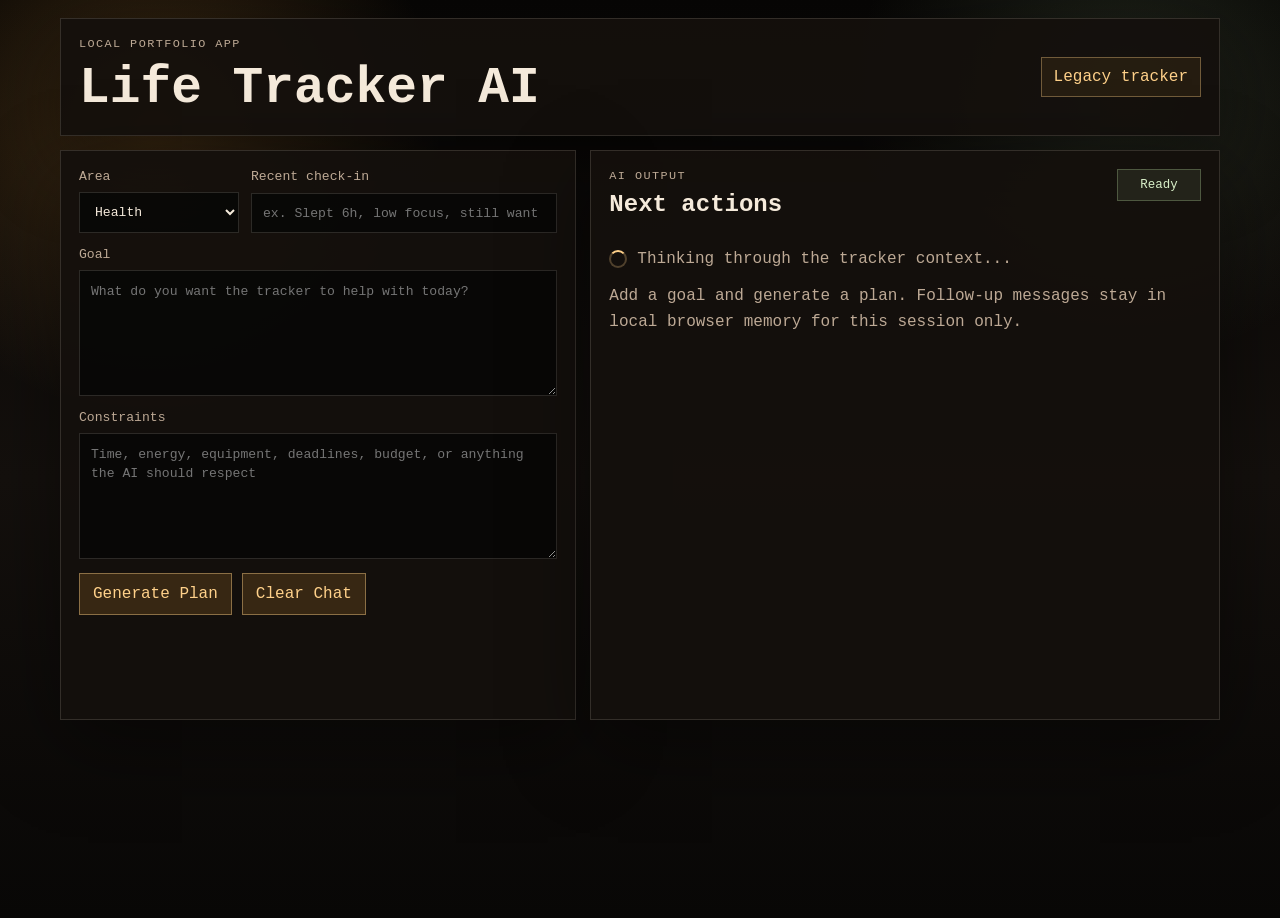
<file: index.html>
<!doctype html>
<html lang="en">
  <head>
    <meta charset="UTF-8" />
    <meta name="viewport" content="width=device-width, initial-scale=1.0" />
    <title>Life Tracker AI</title>
    <link rel="stylesheet" href="./styles.css" />
    <script src="./app.js" defer></script>
  </head>
  <body>
    <main class="shell">
      <header class="topbar">
        <div>
          <p class="kicker">Local Portfolio App</p>
          <h1>Life Tracker AI</h1>
        </div>
        <a href="./legacy/terminal-life-tracker-dashboard.html">Legacy tracker</a>
      </header>

      <section class="workspace" aria-label="Life Tracker AI workspace">
        <form id="plannerForm" class="panel planner-panel">
          <div class="field-row">
            <label>
              Area
              <select name="area" required>
                <option>Health</option>
                <option>Work</option>
                <option>Mind</option>
                <option>Life</option>
              </select>
            </label>
            <label>
              Recent check-in
              <input name="checkin" maxlength="700" placeholder="ex. Slept 6h, low focus, still want a gym win" />
            </label>
          </div>

          <label>
            Goal
            <textarea name="goal" required minlength="8" maxlength="900" placeholder="What do you want the tracker to help with today?"></textarea>
          </label>

          <label>
            Constraints
            <textarea name="constraints" maxlength="700" placeholder="Time, energy, equipment, deadlines, budget, or anything the AI should respect"></textarea>
          </label>

          <div class="controls">
            <button id="submitButton" type="submit">Generate Plan</button>
            <button id="clearButton" type="button">Clear Chat</button>
          </div>
          <p id="formError" class="error" role="alert"></p>
        </form>

        <section class="panel output-panel" aria-live="polite">
          <div class="output-head">
            <div>
              <p class="kicker">AI Output</p>
              <h2>Next actions</h2>
            </div>
            <div id="qualityBadge" class="quality">Ready</div>
          </div>

          <div id="loading" class="loading" hidden>
            <span></span>
            <p>Thinking through the tracker context...</p>
          </div>

          <div id="output" class="output empty">
            Add a goal and generate a plan. Follow-up messages stay in local browser memory for this session only.
          </div>
        </section>
      </section>
    </main>
  </body>
</html>
</file>
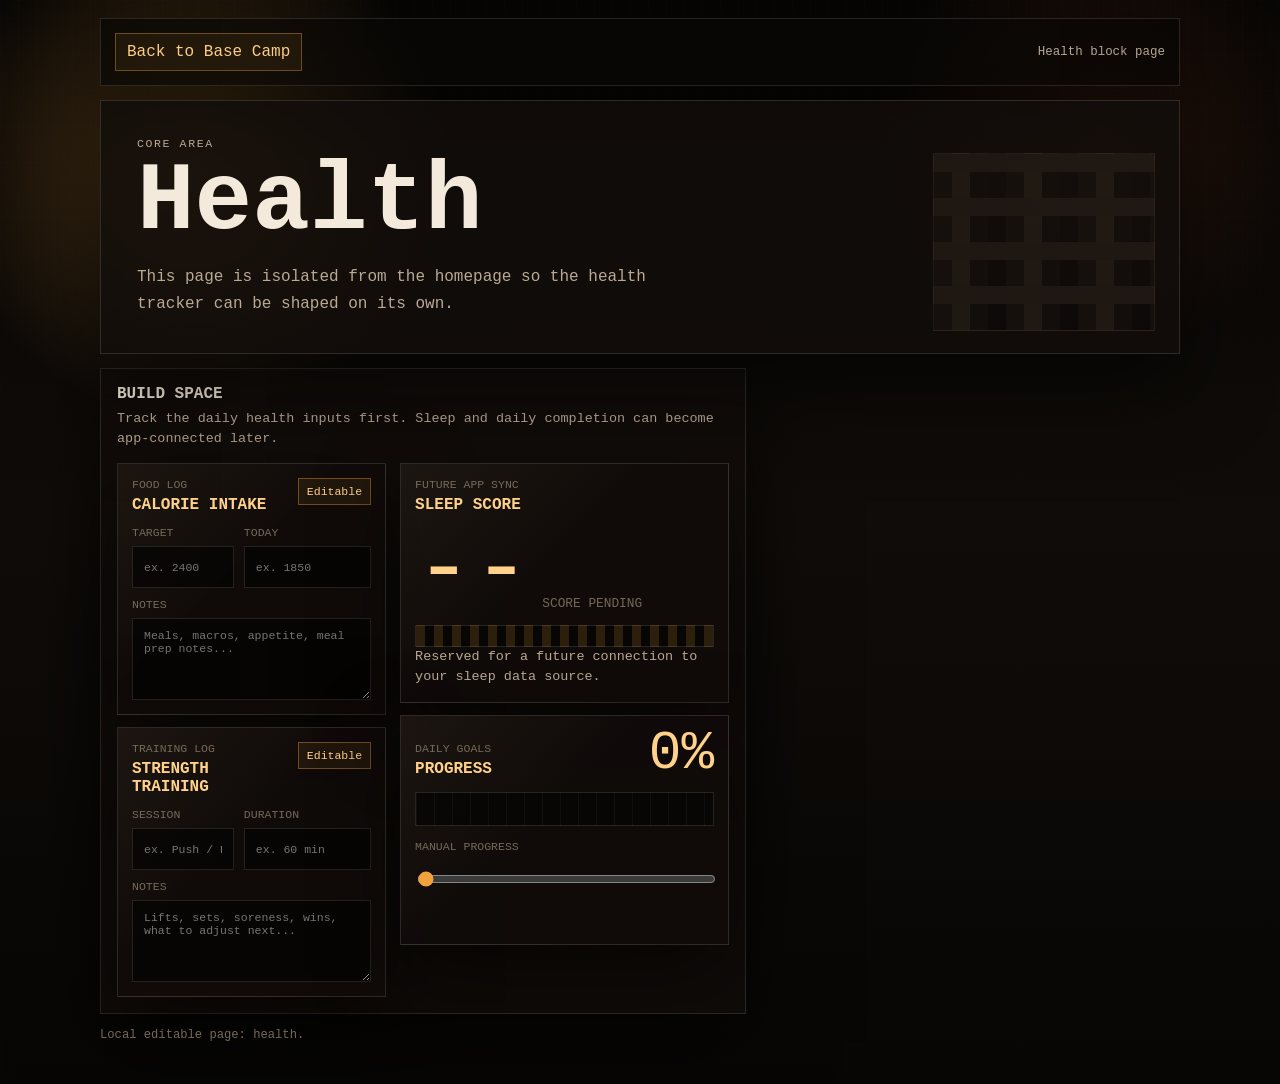
<file: life-tracker-health.html>
<!doctype html>
<html lang="en">
  <head>
    <meta charset="UTF-8" />
    <meta name="viewport" content="width=device-width, initial-scale=1.0" />
    <title>Health | Life Tracker</title>
    <link rel="stylesheet" href="./life-tracker-area.css" />
  </head>
  <body>
    <main class="shell">
      <header class="topbar">
        <a class="back-link" href="./terminal-life-tracker-dashboard.html">Back to Base Camp</a>
        <span>Health block page</span>
      </header>

      <section class="page-hero">
        <p class="kicker">Core Area</p>
        <h1>Health</h1>
        <p>This page is isolated from the homepage so the health tracker can be shaped on its own.</p>
      </section>

      <section class="layout">
        <article class="panel">
          <h2>Build Space</h2>
          <p>Track the daily health inputs first. Sleep and daily completion can become app-connected later.</p>

          <div class="health-grid">
            <div class="health-stack">
              <section class="editable-card" aria-labelledby="calorieTitle">
                <div class="card-head">
                  <div>
                    <span>Food Log</span>
                    <h3 id="calorieTitle">Calorie Intake</h3>
                  </div>
                  <div class="pixel-chip">Editable</div>
                </div>

                <div class="tracker-fields">
                  <label>
                    Target
                    <input type="number" min="0" placeholder="ex. 2400" aria-label="Calorie target" />
                  </label>
                  <label>
                    Today
                    <input type="number" min="0" placeholder="ex. 1850" aria-label="Calories consumed today" />
                  </label>
                </div>

                <div class="tracker-notes">
                  <label>
                    Notes
                    <textarea placeholder="Meals, macros, appetite, meal prep notes..."></textarea>
                  </label>
                </div>
              </section>

              <section class="editable-card" aria-labelledby="strengthTitle">
                <div class="card-head">
                  <div>
                    <span>Training Log</span>
                    <h3 id="strengthTitle">Strength Training</h3>
                  </div>
                  <div class="pixel-chip">Editable</div>
                </div>

                <div class="tracker-fields">
                  <label>
                    Session
                    <input type="text" placeholder="ex. Push / Pull / Legs" aria-label="Strength training session" />
                  </label>
                  <label>
                    Duration
                    <input type="text" placeholder="ex. 60 min" aria-label="Strength training duration" />
                  </label>
                </div>

                <div class="tracker-notes">
                  <label>
                    Notes
                    <textarea placeholder="Lifts, sets, soreness, wins, what to adjust next..."></textarea>
                  </label>
                </div>
              </section>
            </div>

            <div class="health-side">
              <section class="sleep-score-card" aria-labelledby="sleepTitle">
                <span class="sleep-label">Future App Sync</span>
                <h3 id="sleepTitle">Sleep Score</h3>
                <div class="sleep-display">
                  <div class="sleep-number">--</div>
                  <div class="sleep-unit">score pending</div>
                </div>
                <div class="sleep-meter" aria-label="Sleep score meter">
                  <div class="sleep-meter-fill"></div>
                </div>
                <p>Reserved for a future connection to your sleep data source.</p>
              </section>

              <section class="progress-card" aria-labelledby="dailyProgressTitle">
                <div class="progress-top">
                  <div>
                    <span class="progress-label">Daily Goals</span>
                    <h3 id="dailyProgressTitle">Progress</h3>
                  </div>
                  <div class="progress-percent" id="dailyProgressValue">0%</div>
                </div>
                <div class="pixel-progress" aria-label="Daily goal progress">
                  <div class="pixel-progress-fill" id="dailyProgressFill"></div>
                </div>
                <div class="progress-control">
                  <label>
                    Manual Progress
                    <input id="dailyProgressInput" type="range" min="0" max="100" value="0" />
                  </label>
                </div>
              </section>
            </div>
          </div>
        </article>
      </section>

      <p class="note">Local editable page: health.</p>
    </main>
    <script>
      const progressInput = document.querySelector("#dailyProgressInput");
      const progressFill = document.querySelector("#dailyProgressFill");
      const progressValue = document.querySelector("#dailyProgressValue");

      function updateProgress() {
        const value = progressInput.value;
        progressFill.style.width = `${value}%`;
        progressValue.textContent = `${value}%`;
      }

      progressInput.addEventListener("input", updateProgress);
      updateProgress();
    </script>
  </body>
</html>
</file>
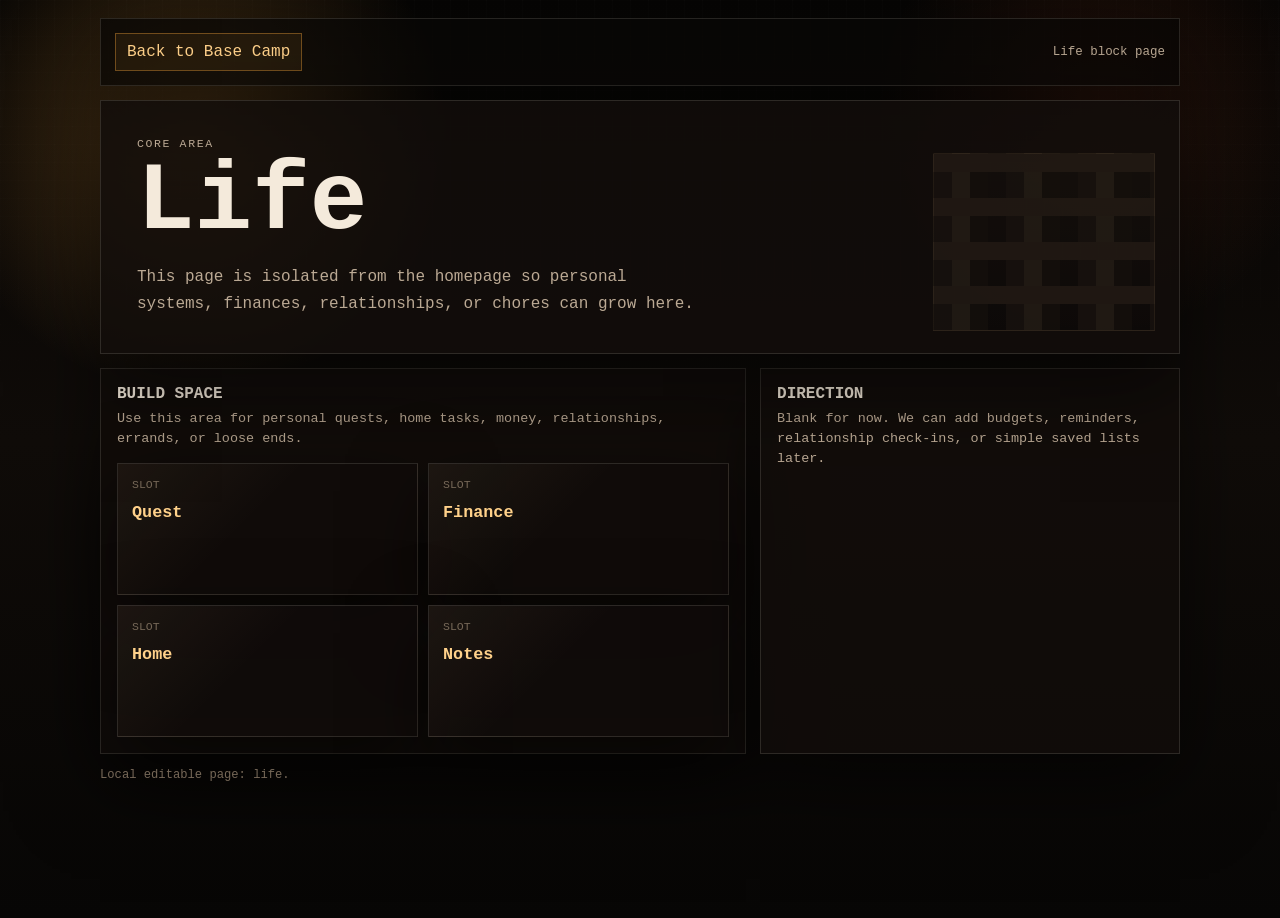
<file: life-tracker-life.html>
<!doctype html>
<html lang="en">
  <head>
    <meta charset="UTF-8" />
    <meta name="viewport" content="width=device-width, initial-scale=1.0" />
    <title>Life | Life Tracker</title>
    <link rel="stylesheet" href="./life-tracker-area.css" />
  </head>
  <body>
    <main class="shell">
      <header class="topbar">
        <a class="back-link" href="./terminal-life-tracker-dashboard.html">Back to Base Camp</a>
        <span>Life block page</span>
      </header>

      <section class="page-hero">
        <p class="kicker">Core Area</p>
        <h1>Life</h1>
        <p>This page is isolated from the homepage so personal systems, finances, relationships, or chores can grow here.</p>
      </section>

      <section class="layout">
        <article class="panel">
          <h2>Build Space</h2>
          <p>Use this area for personal quests, home tasks, money, relationships, errands, or loose ends.</p>
          <div class="empty-grid">
            <div class="empty-cell"><span>Slot</span><strong>Quest</strong></div>
            <div class="empty-cell"><span>Slot</span><strong>Finance</strong></div>
            <div class="empty-cell"><span>Slot</span><strong>Home</strong></div>
            <div class="empty-cell"><span>Slot</span><strong>Notes</strong></div>
          </div>
        </article>

        <aside class="panel">
          <h2>Direction</h2>
          <p>Blank for now. We can add budgets, reminders, relationship check-ins, or simple saved lists later.</p>
        </aside>
      </section>

      <p class="note">Local editable page: life.</p>
    </main>
  </body>
</html>
</file>
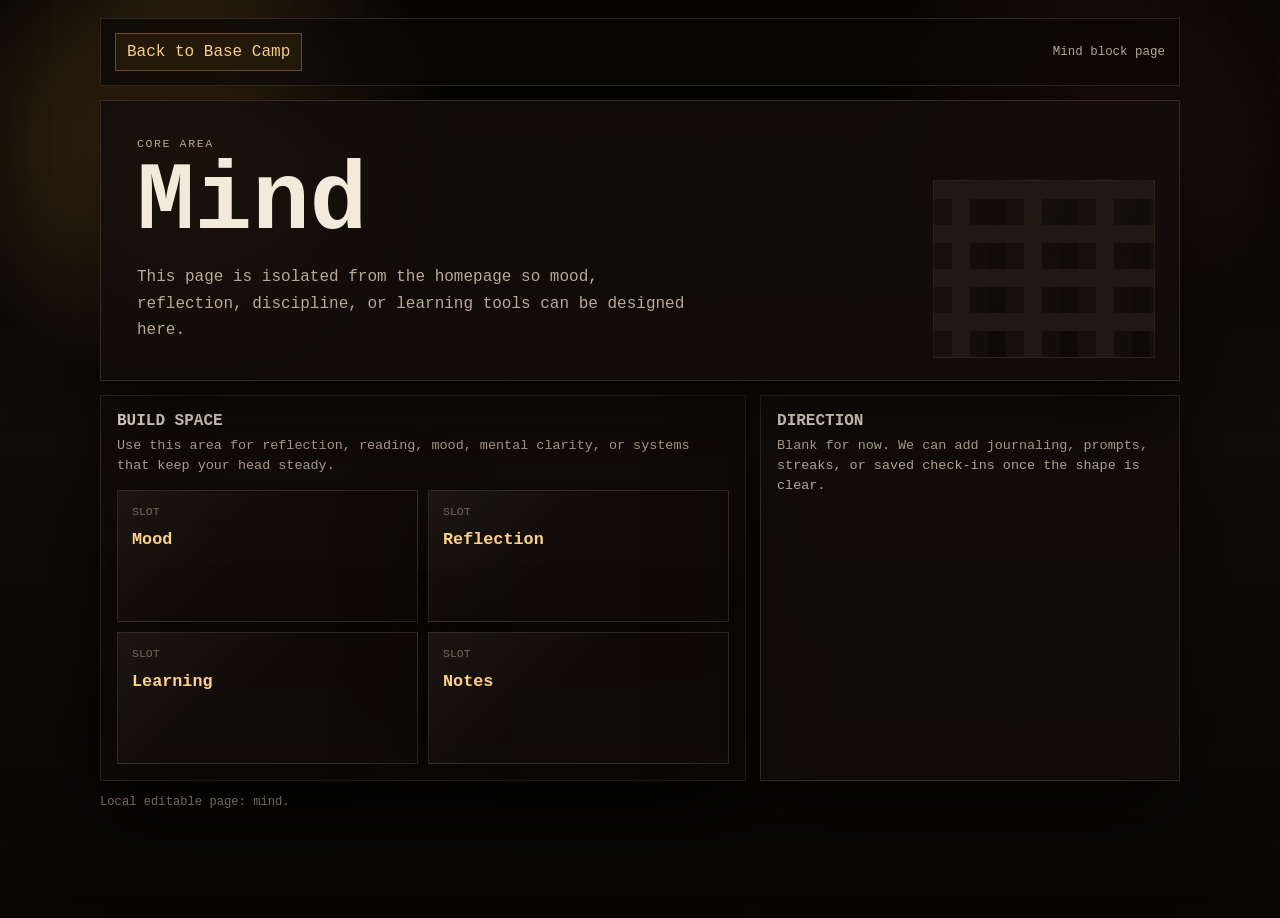
<file: life-tracker-mind.html>
<!doctype html>
<html lang="en">
  <head>
    <meta charset="UTF-8" />
    <meta name="viewport" content="width=device-width, initial-scale=1.0" />
    <title>Mind | Life Tracker</title>
    <link rel="stylesheet" href="./life-tracker-area.css" />
  </head>
  <body>
    <main class="shell">
      <header class="topbar">
        <a class="back-link" href="./terminal-life-tracker-dashboard.html">Back to Base Camp</a>
        <span>Mind block page</span>
      </header>

      <section class="page-hero">
        <p class="kicker">Core Area</p>
        <h1>Mind</h1>
        <p>This page is isolated from the homepage so mood, reflection, discipline, or learning tools can be designed here.</p>
      </section>

      <section class="layout">
        <article class="panel">
          <h2>Build Space</h2>
          <p>Use this area for reflection, reading, mood, mental clarity, or systems that keep your head steady.</p>
          <div class="empty-grid">
            <div class="empty-cell"><span>Slot</span><strong>Mood</strong></div>
            <div class="empty-cell"><span>Slot</span><strong>Reflection</strong></div>
            <div class="empty-cell"><span>Slot</span><strong>Learning</strong></div>
            <div class="empty-cell"><span>Slot</span><strong>Notes</strong></div>
          </div>
        </article>

        <aside class="panel">
          <h2>Direction</h2>
          <p>Blank for now. We can add journaling, prompts, streaks, or saved check-ins once the shape is clear.</p>
        </aside>
      </section>

      <p class="note">Local editable page: mind.</p>
    </main>
  </body>
</html>
</file>
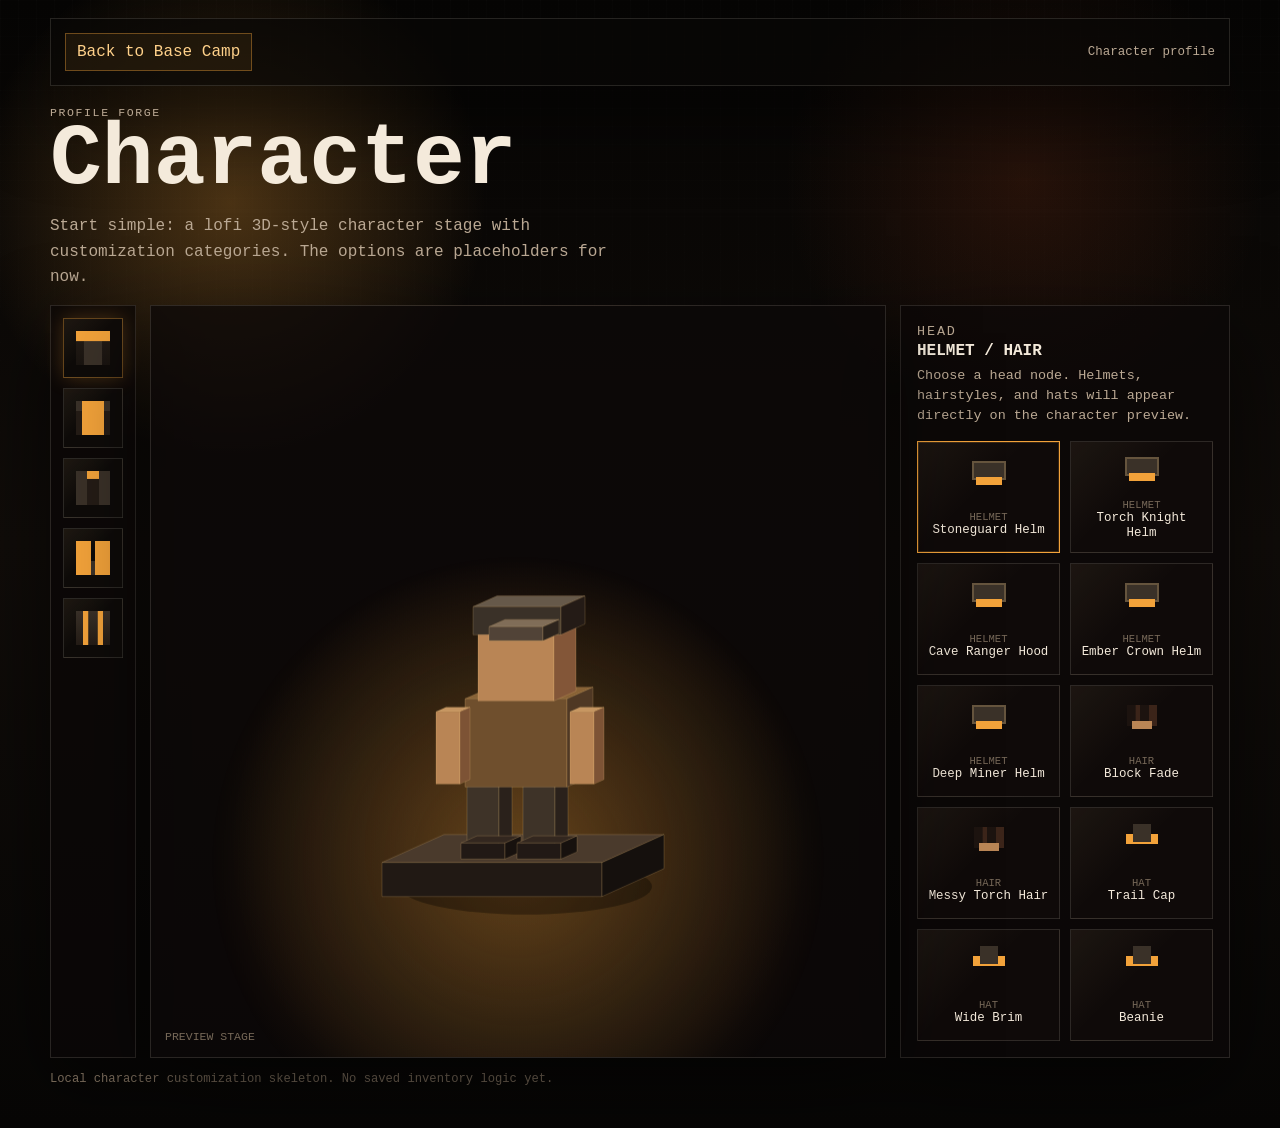
<file: life-tracker-profile.html>
<!doctype html>
<html lang="en">
  <head>
    <meta charset="UTF-8" />
    <meta name="viewport" content="width=device-width, initial-scale=1.0" />
    <title>Character | Life Tracker</title>
    <style>
      :root {
        color-scheme: dark;
        --cave-900: #080706;
        --cave-800: #100d0b;
        --cave-700: #191410;
        --cave-600: #241c16;
        --stone: #3a3128;
        --torch: #f2a23a;
        --torch-bright: #ffd18a;
        --ember: #d95625;
        --text: #f4eadb;
        --muted: #bba994;
        --dim: #766858;
        --line: rgba(244, 234, 219, 0.13);
        --line-strong: rgba(242, 162, 58, 0.38);
        --panel: rgba(18, 14, 11, 0.84);
        --shadow: 0 28px 80px rgba(0, 0, 0, 0.56);
        font-family:
          "Courier New", ui-monospace, SFMono-Regular, Menlo, Monaco, Consolas,
          monospace;
      }

      * {
        box-sizing: border-box;
      }

      body {
        min-height: 100vh;
        margin: 0;
        color: var(--text);
        background:
          radial-gradient(circle at 18% 18%, rgba(242, 162, 58, 0.28), transparent 16rem),
          radial-gradient(circle at 80% 16%, rgba(217, 86, 37, 0.14), transparent 15rem),
          linear-gradient(180deg, #060504 0%, #100c09 48%, #070605 100%);
        overflow-x: hidden;
      }

      body::before {
        content: "";
        position: fixed;
        inset: 0;
        pointer-events: none;
        background:
          linear-gradient(90deg, rgba(255, 255, 255, 0.025) 1px, transparent 1px),
          linear-gradient(rgba(255, 255, 255, 0.018) 1px, transparent 1px);
        background-size: 18px 18px;
        opacity: 0.58;
        mask-image: linear-gradient(to bottom, black, transparent 82%);
      }

      button {
        font: inherit;
      }

      .shell {
        position: relative;
        z-index: 1;
        width: min(1180px, calc(100vw - 28px));
        margin: 18px auto 42px;
      }

      .topbar,
      .stage-panel,
      .customizer,
      .option-drawer {
        border: 1px solid var(--line);
        background: var(--panel);
        box-shadow: var(--shadow);
      }

      .topbar {
        display: flex;
        align-items: center;
        justify-content: space-between;
        gap: 14px;
        padding: 14px;
        background: rgba(9, 7, 6, 0.72);
      }

      .back-link {
        color: var(--torch-bright);
        text-decoration: none;
        border: 1px solid var(--line-strong);
        padding: 9px 11px;
        background: rgba(242, 162, 58, 0.08);
      }

      .topbar span {
        color: var(--muted);
        font-size: 0.78rem;
      }

      .page-head {
        margin: 18px 0 14px;
      }

      .kicker {
        margin: 0 0 8px;
        color: var(--muted);
        font-size: 0.72rem;
        letter-spacing: 0.14em;
        text-transform: uppercase;
      }

      h1 {
        margin: 0;
        font-size: clamp(2.3rem, 7vw, 5.4rem);
        line-height: 0.9;
        letter-spacing: 0;
      }

      .page-head p {
        max-width: 62ch;
        margin: 14px 0 0;
        color: var(--muted);
        line-height: 1.6;
      }

      .character-layout {
        display: grid;
        grid-template-columns: 86px minmax(0, 1fr) minmax(260px, 330px);
        gap: 14px;
      }

      .customizer {
        display: grid;
        gap: 10px;
        align-content: start;
        padding: 12px;
        background: rgba(12, 9, 8, 0.76);
      }

      .icon-button {
        display: grid;
        place-items: center;
        width: 60px;
        height: 60px;
        border: 1px solid var(--line);
        background:
          linear-gradient(135deg, rgba(255, 209, 138, 0.07), transparent 46%),
          rgba(16, 12, 10, 0.86);
        color: var(--torch-bright);
        cursor: pointer;
      }

      .icon-button:hover,
      .icon-button:focus,
      .icon-button.active {
        border-color: var(--line-strong);
        outline: none;
        box-shadow: 0 0 20px rgba(242, 162, 58, 0.24);
      }

      .gear-icon {
        width: 34px;
        height: 34px;
        image-rendering: pixelated;
      }

      .icon-head {
        background:
          linear-gradient(var(--torch) 0 30%, transparent 31%),
          linear-gradient(90deg, transparent 0 22%, var(--stone) 23% 77%, transparent 78%),
          linear-gradient(var(--cave-600), var(--cave-700));
      }

      .icon-body {
        background:
          linear-gradient(90deg, transparent 0 18%, var(--torch) 19% 81%, transparent 82%),
          linear-gradient(var(--stone) 0 28%, var(--cave-600) 29%);
      }

      .icon-legs {
        background:
          linear-gradient(90deg, var(--stone) 0 32%, transparent 33% 67%, var(--stone) 68%),
          linear-gradient(var(--torch) 0 22%, var(--cave-600) 23%);
      }

      .icon-feet {
        background:
          linear-gradient(90deg, var(--torch) 0 44%, transparent 45% 55%, var(--torch) 56%),
          linear-gradient(transparent 0 58%, var(--stone) 59%);
      }

      .icon-accessory {
        background:
          linear-gradient(90deg, transparent 0 20%, var(--torch) 21% 36%, transparent 37% 63%, var(--torch) 64% 79%, transparent 80%),
          linear-gradient(var(--stone), var(--cave-600));
      }

      .stage-panel {
        position: relative;
        min-height: 620px;
        background:
          radial-gradient(circle at 50% 72%, rgba(242, 162, 58, 0.18), transparent 18rem),
          rgba(12, 9, 8, 0.76);
        overflow: hidden;
      }

      #characterCanvas {
        display: block;
        width: 100%;
        height: 100%;
        min-height: 620px;
      }

      .stage-label {
        position: absolute;
        left: 14px;
        bottom: 14px;
        color: var(--dim);
        font-size: 0.72rem;
        text-transform: uppercase;
      }

      .option-drawer {
        padding: 16px;
        background: rgba(12, 9, 8, 0.76);
      }

      .option-drawer h2 {
        margin: 0 0 6px;
        font-size: 1rem;
        text-transform: uppercase;
      }

      .option-drawer p {
        margin: 0;
        color: var(--muted);
        line-height: 1.5;
        font-size: 0.84rem;
      }

      .option-grid {
        display: grid;
        grid-template-columns: 1fr;
        gap: 10px;
        margin-top: 14px;
      }

      .option-grid.head-options {
        grid-template-columns: repeat(2, minmax(0, 1fr));
      }

      .option-button {
        min-height: 54px;
        border: 1px solid var(--line);
        background:
          linear-gradient(135deg, rgba(255, 209, 138, 0.06), transparent 44%),
          rgba(16, 12, 10, 0.82);
        color: var(--text);
        text-align: left;
        padding: 12px;
        cursor: pointer;
      }

      .option-node {
        display: grid;
        gap: 9px;
        place-items: center;
        min-height: 112px;
        text-align: center;
        padding: 10px 8px;
      }

      .node-preview {
        position: relative;
        width: 44px;
        height: 38px;
        image-rendering: pixelated;
      }

      .node-preview::before,
      .node-preview::after {
        content: "";
        position: absolute;
      }

      .node-helmet::before {
        inset: 5px 5px 14px;
        background: var(--stone);
        border: 2px solid rgba(255, 209, 138, 0.22);
      }

      .node-helmet::after {
        left: 9px;
        right: 9px;
        bottom: 9px;
        height: 8px;
        background: var(--torch);
      }

      .node-hair::before {
        inset: 5px 7px 12px;
        background:
          linear-gradient(90deg, #1c130f 0 28%, transparent 29% 44%, #1c130f 45% 72%, transparent 73%),
          #3b2419;
      }

      .node-hair::after {
        left: 12px;
        right: 12px;
        bottom: 9px;
        height: 8px;
        background: #b98555;
      }

      .node-hat::before {
        left: 6px;
        right: 6px;
        top: 12px;
        height: 10px;
        background: var(--torch);
      }

      .node-hat::after {
        left: 13px;
        right: 13px;
        top: 2px;
        height: 18px;
        background: var(--stone);
      }

      .node-kind {
        display: block;
        color: var(--dim);
        font-size: 0.66rem;
        text-transform: uppercase;
      }

      .node-name {
        display: block;
        color: var(--text);
        font-size: 0.78rem;
        line-height: 1.2;
      }

      .option-button:hover,
      .option-button:focus {
        border-color: var(--line-strong);
        outline: none;
      }

      .option-button.active {
        border-color: var(--torch);
        color: var(--torch-bright);
        box-shadow: inset 0 0 0 1px rgba(242, 162, 58, 0.18);
      }

      .note {
        margin-top: 14px;
        color: var(--dim);
        font-size: 0.76rem;
      }

      @media (max-width: 900px) {
        .character-layout {
          grid-template-columns: 1fr;
        }

        .customizer {
          grid-template-columns: repeat(5, minmax(0, 1fr));
        }

        .icon-button {
          width: 100%;
        }

        .option-grid.head-options {
          grid-template-columns: repeat(2, minmax(0, 1fr));
        }
      }

      @media (max-width: 520px) {
        .option-grid.head-options {
          grid-template-columns: 1fr;
        }
      }
    </style>
  </head>
  <body>
    <main class="shell">
      <header class="topbar">
        <a class="back-link" href="./terminal-life-tracker-dashboard.html">Back to Base Camp</a>
        <span>Character profile</span>
      </header>

      <section class="page-head">
        <p class="kicker">Profile Forge</p>
        <h1>Character</h1>
        <p>Start simple: a lofi 3D-style character stage with customization categories. The options are placeholders for now.</p>
      </section>

      <section class="character-layout" aria-label="Character customization workspace">
        <nav class="customizer" aria-label="Customization categories">
          <button class="icon-button active" type="button" data-category="head" aria-label="Helmet, hat, or hair">
            <span class="gear-icon icon-head" aria-hidden="true"></span>
          </button>
          <button class="icon-button" type="button" data-category="body" aria-label="Shirt and body">
            <span class="gear-icon icon-body" aria-hidden="true"></span>
          </button>
          <button class="icon-button" type="button" data-category="legs" aria-label="Pants and legs">
            <span class="gear-icon icon-legs" aria-hidden="true"></span>
          </button>
          <button class="icon-button" type="button" data-category="feet" aria-label="Shoes and feet">
            <span class="gear-icon icon-feet" aria-hidden="true"></span>
          </button>
          <button class="icon-button" type="button" data-category="accessories" aria-label="Accessories">
            <span class="gear-icon icon-accessory" aria-hidden="true"></span>
          </button>
        </nav>

        <article class="stage-panel" aria-label="Animated character preview">
          <canvas id="characterCanvas"></canvas>
          <span class="stage-label">Preview stage</span>
        </article>

        <aside class="option-drawer" aria-live="polite">
          <p class="kicker" id="drawerKicker">Head</p>
          <h2 id="drawerTitle">Helmet / Hair</h2>
          <p id="drawerCopy">Choose a placeholder head style. We can replace these with real unlocks later.</p>
          <div class="option-grid" id="optionGrid"></div>
        </aside>
      </section>

      <p class="note">Local character customization skeleton. No saved inventory logic yet.</p>
    </main>

    <script>
      const canvas = document.querySelector("#characterCanvas");
      const ctx = canvas.getContext("2d");
      const categoryButtons = Array.from(document.querySelectorAll(".icon-button"));
      const optionGrid = document.querySelector("#optionGrid");
      const drawerKicker = document.querySelector("#drawerKicker");
      const drawerTitle = document.querySelector("#drawerTitle");
      const drawerCopy = document.querySelector("#drawerCopy");

      const categories = {
        head: {
          kicker: "Head",
          title: "Helmet / Hair",
          copy: "Choose a head node. Helmets, hairstyles, and hats will appear directly on the character preview.",
          options: [
            { name: "Stoneguard Helm", kind: "Helmet", style: "helmet" },
            { name: "Torch Knight Helm", kind: "Helmet", style: "helmet" },
            { name: "Cave Ranger Hood", kind: "Helmet", style: "helmet" },
            { name: "Ember Crown Helm", kind: "Helmet", style: "helmet" },
            { name: "Deep Miner Helm", kind: "Helmet", style: "helmet" },
            { name: "Block Fade", kind: "Hair", style: "hair" },
            { name: "Messy Torch Hair", kind: "Hair", style: "hair" },
            { name: "Trail Cap", kind: "Hat", style: "hat" },
            { name: "Wide Brim", kind: "Hat", style: "hat" },
            { name: "Beanie", kind: "Hat", style: "hat" },
          ],
        },
        body: {
          kicker: "Body",
          title: "Shirt / Armor",
          copy: "Choose the base body layer for your character.",
          options: ["Plain Tunic", "Training Shirt", "Explorer Vest", "Stone Plate"],
        },
        legs: {
          kicker: "Legs",
          title: "Pants / Legs",
          copy: "Choose the lower-body layer.",
          options: ["Plain Pants", "Trail Pants", "Training Shorts", "Armored Greaves"],
        },
        feet: {
          kicker: "Feet",
          title: "Shoes / Boots",
          copy: "Choose the foot layer.",
          options: ["Barefoot", "Soft Boots", "Trail Boots", "Iron Boots"],
        },
        accessories: {
          kicker: "Gear",
          title: "Accessories",
          copy: "Choose a starter accessory slot.",
          options: ["None", "Torch Pack", "Satchel", "Shoulder Guard"],
        },
      };

      let activeCategory = "head";
      let activeOptions = {
        head: "Stoneguard Helm",
        body: "Plain Tunic",
        legs: "Plain Pants",
        feet: "Soft Boots",
        accessories: "None",
      };

      const palette = {
        skin: "#b98555",
        hair: "#2b2119",
        torch: "#f2a23a",
        bright: "#ffd18a",
        ember: "#d95625",
        shirt: "#6f4f2d",
        pants: "#3e3328",
        boots: "#211915",
        stone: "#3a3128",
        darkStone: "#241b16",
        leather: "#7a4c2b",
      };

      function resizeCanvas() {
        const rect = canvas.getBoundingClientRect();
        const dpr = Math.min(window.devicePixelRatio || 1, 2);
        canvas.width = Math.floor(rect.width * dpr);
        canvas.height = Math.floor(rect.height * dpr);
        ctx.setTransform(dpr, 0, 0, dpr, 0, 0);
      }

      function drawIsoBox(x, y, width, height, depth, colors) {
        const top = [
          [x, y],
          [x + depth, y - depth * 0.45],
          [x + width + depth, y - depth * 0.45],
          [x + width, y],
        ];
        const left = [
          [x, y],
          [x + width, y],
          [x + width, y + height],
          [x, y + height],
        ];
        const right = [
          [x + width, y],
          [x + width + depth, y - depth * 0.45],
          [x + width + depth, y + height - depth * 0.45],
          [x + width, y + height],
        ];

        polygon(top, colors.top);
        polygon(left, colors.front);
        polygon(right, colors.side);
      }

      function polygon(points, color) {
        ctx.beginPath();
        ctx.moveTo(points[0][0], points[0][1]);
        for (const point of points.slice(1)) {
          ctx.lineTo(point[0], point[1]);
        }
        ctx.closePath();
        ctx.fillStyle = color;
        ctx.fill();
        ctx.strokeStyle = "rgba(255, 209, 138, 0.18)";
        ctx.lineWidth = 1;
        ctx.stroke();
      }

      function drawHeadGear(x, y) {
        const choice = activeOptions.head;

        if (choice === "Stoneguard Helm") {
          drawIsoBox(x - 2, y - 22, 88, 28, 24, {
            top: "#66594a",
            front: palette.stone,
            side: palette.darkStone,
          });
          drawIsoBox(x + 14, y - 2, 54, 14, 16, {
            top: "#806d58",
            front: "#514337",
            side: "#2d241d",
          });
          return;
        }

        if (choice === "Torch Knight Helm") {
          drawIsoBox(x - 1, y - 24, 88, 30, 25, {
            top: palette.torch,
            front: palette.ember,
            side: "#5b2718",
          });
          drawIsoBox(x + 30, y - 38, 22, 22, 10, {
            top: palette.bright,
            front: palette.torch,
            side: palette.ember,
          });
          return;
        }

        if (choice === "Cave Ranger Hood") {
          drawIsoBox(x - 7, y - 24, 96, 38, 25, {
            top: "#4a3524",
            front: "#2b2119",
            side: "#17110e",
          });
          drawIsoBox(x + 10, y + 2, 64, 10, 16, {
            top: "#6f4f2d",
            front: "#3a291e",
            side: "#211812",
          });
          return;
        }

        if (choice === "Ember Crown Helm") {
          drawIsoBox(x, y - 18, 84, 25, 23, {
            top: "#5f5142",
            front: "#342a22",
            side: "#201812",
          });
          for (let i = 0; i < 4; i += 1) {
            drawIsoBox(x + 5 + i * 20, y - 35, 10, 22, 5, {
              top: palette.bright,
              front: i % 2 ? palette.torch : palette.ember,
              side: "#5b2718",
            });
          }
          return;
        }

        if (choice === "Deep Miner Helm") {
          drawIsoBox(x - 3, y - 20, 90, 27, 24, {
            top: "#4a443b",
            front: "#2f2a23",
            side: "#191511",
          });
          drawIsoBox(x + 32, y - 28, 20, 16, 8, {
            top: palette.bright,
            front: palette.torch,
            side: palette.ember,
          });
          return;
        }

        if (choice === "Block Fade") {
          drawIsoBox(x + 1, y - 18, 82, 24, 24, {
            top: "#2f2018",
            front: "#1e1510",
            side: "#110d0a",
          });
          drawIsoBox(x + 4, y - 4, 28, 10, 10, {
            top: "#523322",
            front: "#2a1b14",
            side: "#110d0a",
          });
          return;
        }

        if (choice === "Messy Torch Hair") {
          drawIsoBox(x, y - 18, 84, 24, 22, {
            top: "#7c3b20",
            front: "#4a2417",
            side: "#21110d",
          });
          for (let i = 0; i < 5; i += 1) {
            drawIsoBox(x + 4 + i * 16, y - 31 - (i % 2) * 5, 10, 16, 5, {
              top: palette.bright,
              front: palette.ember,
              side: "#5b2718",
            });
          }
          return;
        }

        if (choice === "Trail Cap") {
          drawIsoBox(x + 7, y - 21, 72, 24, 20, {
            top: "#8a5831",
            front: palette.leather,
            side: "#3b2417",
          });
          drawIsoBox(x + 60, y - 13, 34, 9, 10, {
            top: palette.torch,
            front: "#6a3f24",
            side: "#2a1810",
          });
          return;
        }

        if (choice === "Wide Brim") {
          drawIsoBox(x - 12, y - 16, 108, 10, 26, {
            top: "#9a6737",
            front: "#57351f",
            side: "#2a1810",
          });
          drawIsoBox(x + 18, y - 43, 48, 30, 16, {
            top: "#6f4a2c",
            front: "#3b271a",
            side: "#1f140f",
          });
          return;
        }

        if (choice === "Beanie") {
          drawIsoBox(x + 2, y - 18, 82, 26, 22, {
            top: "#6e2f21",
            front: "#421d17",
            side: "#1d0f0c",
          });
          drawIsoBox(x + 14, y - 31, 56, 14, 14, {
            top: palette.ember,
            front: "#6e2f21",
            side: "#351812",
          });
        }
      }

      function drawCharacter(time) {
        const width = canvas.clientWidth;
        const height = canvas.clientHeight;
        const bob = Math.sin(time / 620) * 5;
        const centerX = width / 2;
        const baseY = height * 0.74;

        ctx.clearRect(0, 0, width, height);

        const glow = ctx.createRadialGradient(centerX, baseY, 18, centerX, baseY, width * 0.42);
        glow.addColorStop(0, "rgba(242, 162, 58, 0.24)");
        glow.addColorStop(1, "rgba(242, 162, 58, 0)");
        ctx.fillStyle = glow;
        ctx.fillRect(0, 0, width, height);

        ctx.fillStyle = "rgba(0, 0, 0, 0.34)";
        ctx.beginPath();
        ctx.ellipse(centerX + 8, baseY + 24, 126, 28, 0, 0, Math.PI * 2);
        ctx.fill();

        drawIsoBox(centerX - 136, baseY, 220, 34, 62, {
          top: "#4a3a2c",
          front: "#211914",
          side: "#15100d",
        });

        const x = centerX - 44;
        const y = baseY - 238 + bob;

        drawIsoBox(x - 7, y + 142, 32, 78, 13, {
          top: "#4c3b2e",
          front: palette.pants,
          side: "#2a211b",
        });
        drawIsoBox(x + 49, y + 142, 32, 78, 13, {
          top: "#4c3b2e",
          front: palette.pants,
          side: "#2a211b",
        });

        drawIsoBox(x - 13, y + 214, 44, 16, 16, {
          top: "#33271f",
          front: palette.boots,
          side: "#17110e",
        });
        drawIsoBox(x + 43, y + 214, 44, 16, 16, {
          top: "#33271f",
          front: palette.boots,
          side: "#17110e",
        });

        drawIsoBox(x - 9, y + 70, 102, 88, 26, {
          top: "#886236",
          front: palette.shirt,
          side: "#4f3824",
        });

        drawIsoBox(x - 38, y + 83, 24, 72, 10, {
          top: "#c69662",
          front: palette.skin,
          side: "#7d5335",
        });
        drawIsoBox(x + 96, y + 83, 24, 72, 10, {
          top: "#c69662",
          front: palette.skin,
          side: "#7d5335",
        });

        drawIsoBox(x + 4, y, 76, 72, 22, {
          top: "#d49a64",
          front: palette.skin,
          side: "#835638",
        });

        drawHeadGear(x + 1, y);

        if (activeOptions.accessories !== "None") {
          drawIsoBox(x + 88, y + 78, 22, 52, 12, {
            top: palette.torch,
            front: activeOptions.accessories === "Torch Pack" ? palette.ember : palette.stone,
            side: "#211914",
          });
        }
      }

      function animate(time) {
        drawCharacter(time);
        requestAnimationFrame(animate);
      }

      function renderOptions() {
        const category = categories[activeCategory];
        drawerKicker.textContent = category.kicker;
        drawerTitle.textContent = category.title;
        drawerCopy.textContent = category.copy;
        optionGrid.innerHTML = "";
        optionGrid.classList.toggle("head-options", activeCategory === "head");

        for (const option of category.options) {
          const optionName = typeof option === "string" ? option : option.name;
          const button = document.createElement("button");
          button.className = `option-button ${activeOptions[activeCategory] === optionName ? "active" : ""}`;
          button.type = "button";
          if (typeof option === "string") {
            button.textContent = option;
          } else {
            button.classList.add("option-node");
            button.innerHTML = `
              <span class="node-preview node-${option.style}" aria-hidden="true"></span>
              <span>
                <span class="node-kind">${option.kind}</span>
                <span class="node-name">${option.name}</span>
              </span>
            `;
          }
          button.addEventListener("click", () => {
            activeOptions[activeCategory] = optionName;
            renderOptions();
          });
          optionGrid.append(button);
        }
      }

      categoryButtons.forEach((button) => {
        button.addEventListener("click", () => {
          activeCategory = button.dataset.category;
          categoryButtons.forEach((item) => item.classList.toggle("active", item === button));
          renderOptions();
        });
      });

      window.addEventListener("resize", resizeCanvas);
      resizeCanvas();
      renderOptions();
      requestAnimationFrame(animate);
    </script>
  </body>
</html>
</file>
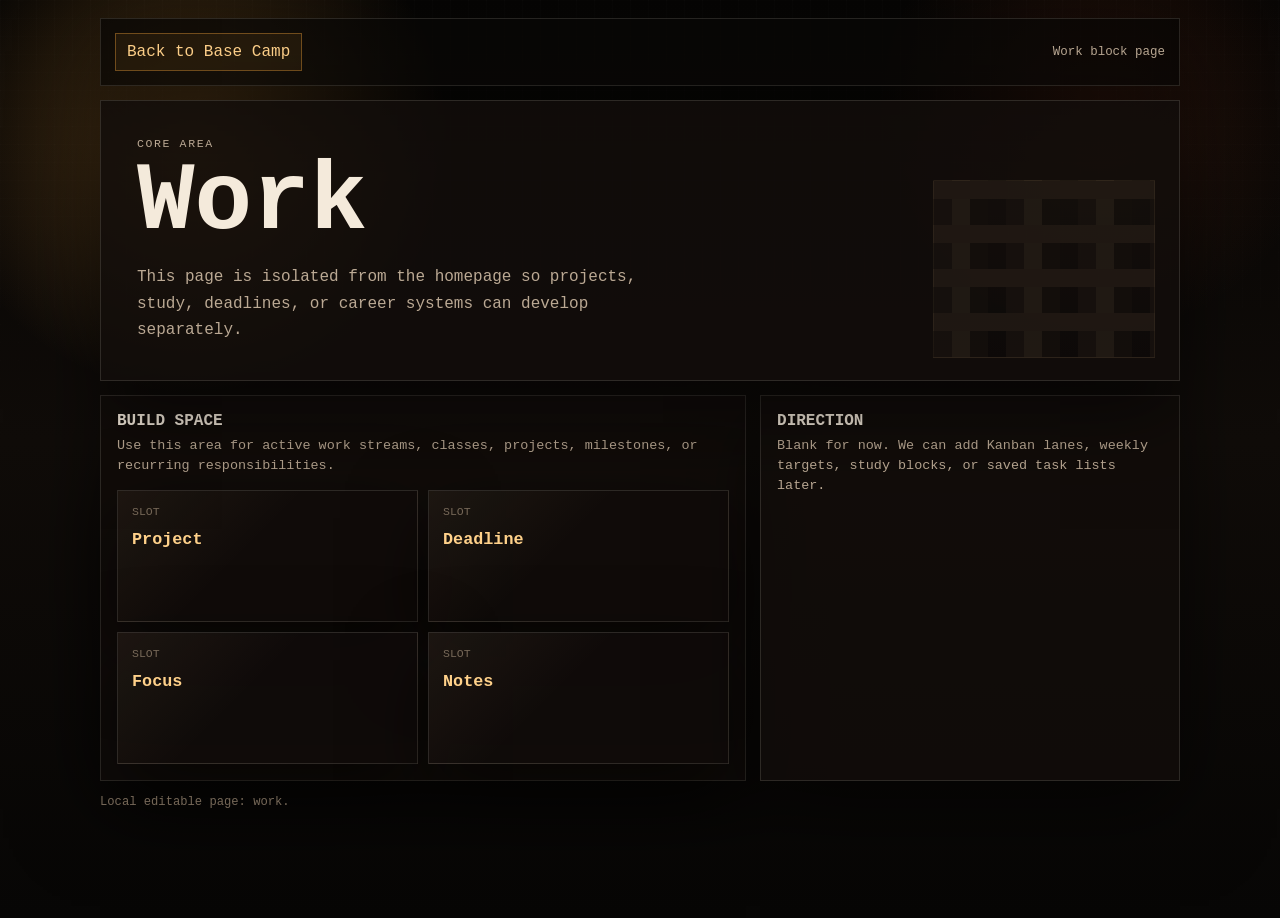
<file: life-tracker-work.html>
<!doctype html>
<html lang="en">
  <head>
    <meta charset="UTF-8" />
    <meta name="viewport" content="width=device-width, initial-scale=1.0" />
    <title>Work | Life Tracker</title>
    <link rel="stylesheet" href="./life-tracker-area.css" />
  </head>
  <body>
    <main class="shell">
      <header class="topbar">
        <a class="back-link" href="./terminal-life-tracker-dashboard.html">Back to Base Camp</a>
        <span>Work block page</span>
      </header>

      <section class="page-hero">
        <p class="kicker">Core Area</p>
        <h1>Work</h1>
        <p>This page is isolated from the homepage so projects, study, deadlines, or career systems can develop separately.</p>
      </section>

      <section class="layout">
        <article class="panel">
          <h2>Build Space</h2>
          <p>Use this area for active work streams, classes, projects, milestones, or recurring responsibilities.</p>
          <div class="empty-grid">
            <div class="empty-cell"><span>Slot</span><strong>Project</strong></div>
            <div class="empty-cell"><span>Slot</span><strong>Deadline</strong></div>
            <div class="empty-cell"><span>Slot</span><strong>Focus</strong></div>
            <div class="empty-cell"><span>Slot</span><strong>Notes</strong></div>
          </div>
        </article>

        <aside class="panel">
          <h2>Direction</h2>
          <p>Blank for now. We can add Kanban lanes, weekly targets, study blocks, or saved task lists later.</p>
        </aside>
      </section>

      <p class="note">Local editable page: work.</p>
    </main>
  </body>
</html>
</file>
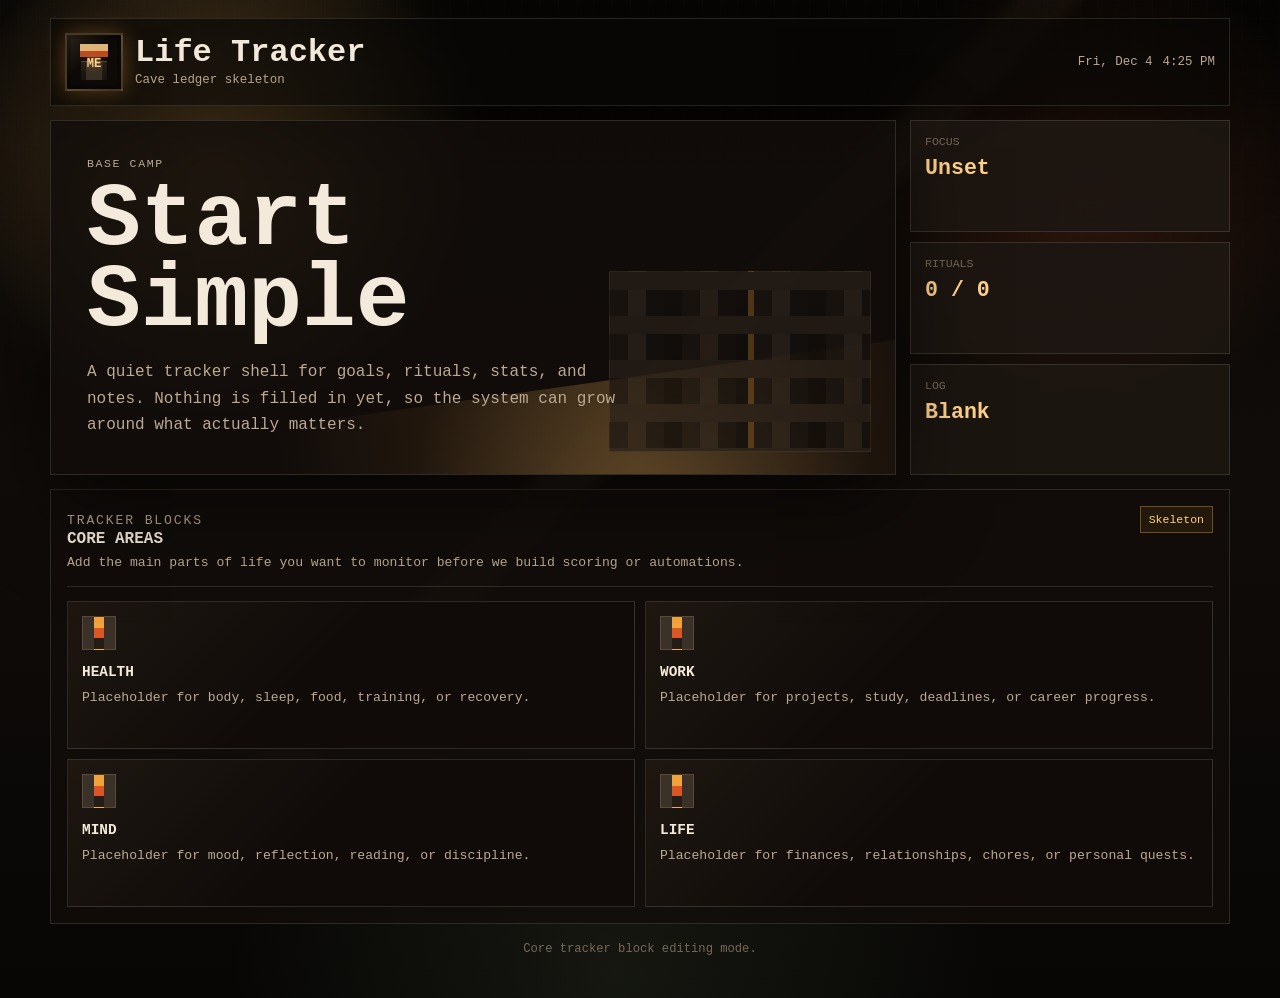
<file: terminal-life-tracker-dashboard.html>
<!doctype html>
<html lang="en">
  <head>
    <meta charset="UTF-8" />
    <meta name="viewport" content="width=device-width, initial-scale=1.0" />
    <title>Life Tracker</title>
    <style>
      :root {
        color-scheme: dark;
        --cave-900: #080706;
        --cave-800: #100d0b;
        --cave-700: #191410;
        --cave-600: #241c16;
        --stone: #3a3128;
        --stone-soft: rgba(99, 82, 65, 0.34);
        --torch: #f2a23a;
        --torch-bright: #ffd18a;
        --ember: #d95625;
        --moss: #7a8f63;
        --text: #f4eadb;
        --muted: #bba994;
        --dim: #766858;
        --line: rgba(244, 234, 219, 0.13);
        --line-strong: rgba(242, 162, 58, 0.38);
        --panel: rgba(18, 14, 11, 0.84);
        --panel-raised: rgba(29, 23, 18, 0.9);
        --shadow: 0 28px 80px rgba(0, 0, 0, 0.56);
        --block: 0;
        font-family:
          "Courier New", ui-monospace, SFMono-Regular, Menlo, Monaco, Consolas,
          monospace;
      }

      * {
        box-sizing: border-box;
      }

      html {
        scroll-behavior: smooth;
      }

      body {
        min-height: 100vh;
        margin: 0;
        color: var(--text);
        background:
          radial-gradient(circle at 17% 16%, rgba(242, 162, 58, 0.28), transparent 16rem),
          radial-gradient(circle at 85% 19%, rgba(217, 86, 37, 0.16), transparent 15rem),
          radial-gradient(circle at 48% 98%, rgba(122, 143, 99, 0.12), transparent 24rem),
          linear-gradient(180deg, #060504 0%, #100c09 46%, #070605 100%);
        overflow-x: hidden;
      }

      body::before {
        content: "";
        position: fixed;
        inset: 0;
        pointer-events: none;
        background:
          linear-gradient(90deg, rgba(255, 255, 255, 0.025) 1px, transparent 1px),
          linear-gradient(rgba(255, 255, 255, 0.018) 1px, transparent 1px);
        background-size: 18px 18px;
        opacity: 0.58;
        mask-image: linear-gradient(to bottom, black, transparent 82%);
      }

      body::after {
        content: "";
        position: fixed;
        inset: 0;
        pointer-events: none;
        background:
          linear-gradient(135deg, transparent 0 46%, rgba(255, 209, 138, 0.04) 47% 49%, transparent 50%),
          radial-gradient(circle at 16% 16%, rgba(255, 209, 138, 0.12), transparent 18rem);
        mix-blend-mode: screen;
      }

      button,
      input,
      textarea {
        font: inherit;
      }

      .shell {
        position: relative;
        z-index: 1;
        width: min(1180px, calc(100vw - 28px));
        margin: 18px auto 42px;
      }

      .topbar {
        display: flex;
        align-items: center;
        justify-content: space-between;
        gap: 14px;
        padding: 14px;
        border: 1px solid var(--line);
        background: rgba(9, 7, 6, 0.72);
        box-shadow: var(--shadow);
      }

      .brand {
        display: flex;
        align-items: center;
        gap: 12px;
        min-width: 0;
      }

      .profile-frame {
        position: relative;
        display: grid;
        place-items: center;
        width: 58px;
        height: 58px;
        flex: 0 0 auto;
        background:
          linear-gradient(135deg, rgba(255, 209, 138, 0.14), transparent 42%),
          rgba(15, 11, 9, 0.92);
        border: 2px solid rgba(255, 209, 138, 0.24);
        box-shadow:
          0 0 22px rgba(242, 162, 58, 0.32),
          inset 0 0 0 4px rgba(0, 0, 0, 0.22);
        image-rendering: pixelated;
        overflow: hidden;
        text-decoration: none;
      }

      .profile-frame:hover,
      .profile-frame:focus {
        border-color: var(--line-strong);
        outline: none;
        box-shadow:
          0 0 30px rgba(242, 162, 58, 0.46),
          inset 0 0 0 4px rgba(0, 0, 0, 0.22);
      }

      .profile-frame::before {
        content: "";
        position: absolute;
        inset: 9px 13px 18px;
        background:
          linear-gradient(var(--torch-bright) 0 26%, var(--ember) 27% 48%, transparent 49%),
          linear-gradient(90deg, transparent 0 24%, var(--stone) 25% 75%, transparent 76%);
        opacity: 0.86;
      }

      .profile-frame::after {
        content: "";
        position: absolute;
        left: 14px;
        right: 14px;
        bottom: 9px;
        height: 18px;
        background:
          linear-gradient(90deg, transparent 0 18%, var(--stone) 19% 82%, transparent 83%),
          linear-gradient(var(--cave-600), var(--cave-700));
        border-top: 1px solid rgba(255, 209, 138, 0.24);
      }

      .profile-initials {
        position: relative;
        z-index: 1;
        margin-top: 4px;
        color: var(--torch-bright);
        font-size: 0.76rem;
        font-weight: 700;
        text-shadow: 0 0 10px rgba(242, 162, 58, 0.4);
      }

      .brand h1 {
        margin: 0;
        font-size: clamp(1.25rem, 3vw, 2rem);
        line-height: 1;
        letter-spacing: 0;
      }

      .brand p,
      .topbar-time,
      .section-kicker,
      .muted {
        color: var(--muted);
      }

      .brand p {
        margin: 4px 0 0;
        font-size: 0.78rem;
      }

      .topbar-time {
        display: flex;
        gap: 10px;
        flex-wrap: wrap;
        justify-content: flex-end;
        font-size: 0.78rem;
      }

      .hero {
        display: grid;
        grid-template-columns: minmax(0, 1fr) 320px;
        gap: 14px;
        margin-top: 14px;
      }

      .cave-card,
      .panel,
      .tracker-block {
        border: 1px solid var(--line);
        background: var(--panel);
      }

      .cave-card {
        position: relative;
        min-height: 276px;
        padding: clamp(18px, 4vw, 36px);
        overflow: hidden;
        box-shadow: var(--shadow);
      }

      .cave-card::before {
        content: "";
        position: absolute;
        inset: auto -12% -46% 28%;
        height: 260px;
        background:
          linear-gradient(90deg, transparent, rgba(242, 162, 58, 0.16), transparent),
          radial-gradient(circle, rgba(255, 209, 138, 0.2), transparent 62%);
        transform: rotate(-8deg);
      }

      .cave-card::after {
        content: "";
        position: absolute;
        right: 24px;
        bottom: 22px;
        width: min(42vw, 260px);
        aspect-ratio: 1.45;
        background:
          linear-gradient(#2a211a 0 18px, transparent 18px),
          linear-gradient(90deg, #1b1511 0 18px, #2d241c 18px 36px, #15110e 36px 54px, transparent 54px),
          linear-gradient(90deg, transparent 0 42px, rgba(242, 162, 58, 0.38) 42px 54px, transparent 54px 78px),
          linear-gradient(#15110e, #0b0908);
        background-size: 100% 44px, 72px 100%, 96px 100%, 100% 100%;
        border: 1px solid rgba(255, 209, 138, 0.12);
        opacity: 0.7;
        image-rendering: pixelated;
      }

      .hero-copy {
        position: relative;
        z-index: 1;
        max-width: 650px;
      }

      .section-kicker {
        margin: 0 0 10px;
        font-size: 0.72rem;
        letter-spacing: 0.14em;
        text-transform: uppercase;
      }

      .hero h2 {
        margin: 0;
        max-width: 10ch;
        font-size: clamp(2.5rem, 7vw, 5.7rem);
        line-height: 0.9;
        letter-spacing: 0;
      }

      .hero-copy > p:last-child {
        max-width: 56ch;
        margin: 18px 0 0;
        color: var(--muted);
        line-height: 1.65;
      }

      .quick-panel {
        display: grid;
        gap: 10px;
      }

      .stat-tile {
        min-height: 84px;
        padding: 14px;
        border: 1px solid var(--line);
        background: var(--panel-raised);
      }

      .stat-tile span {
        display: block;
        color: var(--dim);
        font-size: 0.72rem;
        text-transform: uppercase;
      }

      .stat-tile strong {
        display: block;
        margin-top: 8px;
        color: var(--torch-bright);
        font-size: 1.35rem;
        font-weight: 700;
      }

      .grid {
        display: block;
        margin-top: 14px;
      }

      .panel {
        padding: 16px;
        background: rgba(18, 14, 11, 0.78);
      }

      .panel + .panel {
        margin-top: 14px;
      }

      .panel-head {
        display: flex;
        justify-content: space-between;
        align-items: start;
        gap: 12px;
        padding-bottom: 14px;
        border-bottom: 1px solid var(--line);
      }

      .panel h3 {
        margin: 0;
        font-size: 1rem;
        text-transform: uppercase;
      }

      .panel-head p {
        margin: 5px 0 0;
        color: var(--muted);
        line-height: 1.45;
        font-size: 0.82rem;
      }

      .badge {
        flex: 0 0 auto;
        border: 1px solid var(--line-strong);
        padding: 6px 8px;
        color: var(--torch-bright);
        background: rgba(242, 162, 58, 0.08);
        font-size: 0.72rem;
      }

      .tracker-grid {
        display: grid;
        grid-template-columns: repeat(2, minmax(0, 1fr));
        gap: 10px;
        margin-top: 14px;
      }

      .tracker-block {
        display: block;
        min-height: 148px;
        padding: 14px;
        background:
          linear-gradient(135deg, rgba(255, 209, 138, 0.06), transparent 44%),
          rgba(16, 12, 10, 0.82);
        color: inherit;
        text-decoration: none;
        cursor: pointer;
        transition:
          border-color 160ms ease,
          background 160ms ease,
          transform 160ms ease;
      }

      .tracker-block:hover,
      .tracker-block:focus {
        border-color: var(--line-strong);
        background:
          linear-gradient(135deg, rgba(255, 209, 138, 0.12), transparent 46%),
          rgba(21, 16, 12, 0.92);
        outline: none;
        transform: translateY(-2px);
      }

      .block-icon {
        width: 34px;
        height: 34px;
        margin-bottom: 14px;
        background:
          linear-gradient(90deg, var(--stone) 0 33%, transparent 33% 66%, var(--stone) 66%),
          linear-gradient(var(--torch) 0 33%, var(--ember) 33% 66%, var(--cave-600) 66%);
        border: 1px solid rgba(255, 209, 138, 0.16);
      }

      .tracker-block h4 {
        margin: 0 0 8px;
        font-size: 0.9rem;
        text-transform: uppercase;
      }

      .tracker-block p {
        margin: 0;
        color: var(--muted);
        line-height: 1.45;
        font-size: 0.82rem;
      }

      .footer-note {
        margin: 18px 0 0;
        color: var(--dim);
        font-size: 0.76rem;
        text-align: center;
      }

      @media (max-width: 880px) {
        .hero {
          grid-template-columns: 1fr;
        }

        .quick-panel {
          grid-template-columns: repeat(3, minmax(0, 1fr));
        }
      }

      @media (max-width: 640px) {
        .shell {
          width: min(100vw - 18px, 1180px);
          margin-top: 9px;
        }

        .topbar,
        .panel-head {
          align-items: stretch;
          flex-direction: column;
        }

        .topbar-time {
          justify-content: flex-start;
        }

        .quick-panel,
        .tracker-grid {
          grid-template-columns: 1fr;
        }

        .cave-card::after {
          opacity: 0.28;
        }
      }
    </style>
  </head>

  <body>
    <main class="shell">
      <header class="topbar">
        <div class="brand">
          <a class="profile-frame" href="./life-tracker-profile.html" aria-label="Open character profile customization">
            <span class="profile-initials">ME</span>
          </a>
          <div>
            <h1>Life Tracker</h1>
            <p>Cave ledger skeleton</p>
          </div>
        </div>
        <div class="topbar-time" aria-live="polite">
          <span id="currentDate">--</span>
          <span id="currentTime">--:--</span>
        </div>
      </header>

      <section class="hero" aria-label="Overview">
        <article class="cave-card">
          <div class="hero-copy">
            <p class="section-kicker">Base Camp</p>
            <h2>Start Simple</h2>
            <p>
              A quiet tracker shell for goals, rituals, stats, and notes. Nothing is filled in yet, so the system can grow around what actually matters.
            </p>
          </div>
        </article>

        <aside class="quick-panel" aria-label="Empty summary">
          <div class="stat-tile">
            <span>Focus</span>
            <strong>Unset</strong>
          </div>
          <div class="stat-tile">
            <span>Rituals</span>
            <strong>0 / 0</strong>
          </div>
          <div class="stat-tile">
            <span>Log</span>
            <strong>Blank</strong>
          </div>
        </aside>
      </section>

      <section class="grid">
        <article class="panel">
          <div class="panel-head">
            <div>
              <p class="section-kicker">Tracker Blocks</p>
              <h3>Core Areas</h3>
              <p>Add the main parts of life you want to monitor before we build scoring or automations.</p>
            </div>
            <span class="badge">Skeleton</span>
          </div>

          <div class="tracker-grid">
            <a class="tracker-block" href="./life-tracker-health.html">
              <div class="block-icon" aria-hidden="true"></div>
              <h4>Health</h4>
              <p>Placeholder for body, sleep, food, training, or recovery.</p>
            </a>
            <a class="tracker-block" href="./life-tracker-work.html">
              <div class="block-icon" aria-hidden="true"></div>
              <h4>Work</h4>
              <p>Placeholder for projects, study, deadlines, or career progress.</p>
            </a>
            <a class="tracker-block" href="./life-tracker-mind.html">
              <div class="block-icon" aria-hidden="true"></div>
              <h4>Mind</h4>
              <p>Placeholder for mood, reflection, reading, or discipline.</p>
            </a>
            <a class="tracker-block" href="./life-tracker-life.html">
              <div class="block-icon" aria-hidden="true"></div>
              <h4>Life</h4>
              <p>Placeholder for finances, relationships, chores, or personal quests.</p>
            </a>
          </div>
        </article>
      </section>

      <p class="footer-note">Core tracker block editing mode.</p>
    </main>

    <script>
      const dateNode = document.querySelector("#currentDate");
      const timeNode = document.querySelector("#currentTime");

      function updateClock() {
        const now = new Date();
        dateNode.textContent = now.toLocaleDateString([], {
          weekday: "short",
          month: "short",
          day: "numeric",
        });
        timeNode.textContent = now.toLocaleTimeString([], {
          hour: "numeric",
          minute: "2-digit",
        });
      }

      updateClock();
      setInterval(updateClock, 1000);
    </script>
  </body>
</html>
</file>
<file: styles.css>
:root {
  color-scheme: dark;
  --bg: #090807;
  --panel: rgba(20, 16, 13, 0.92);
  --panel-strong: #1f1914;
  --text: #f5eadb;
  --muted: #bda995;
  --line: rgba(245, 234, 219, 0.14);
  --accent: #f2a23a;
  --accent-strong: #ffd18a;
  --danger: #ff8f70;
  --moss: #8ea978;
  font-family: "Courier New", ui-monospace, SFMono-Regular, Menlo, Monaco, Consolas, monospace;
}

* {
  box-sizing: border-box;
}

body {
  min-height: 100vh;
  margin: 0;
  color: var(--text);
  background:
    radial-gradient(circle at 12% 14%, rgba(242, 162, 58, 0.22), transparent 18rem),
    radial-gradient(circle at 88% 10%, rgba(142, 169, 120, 0.18), transparent 17rem),
    linear-gradient(180deg, #070605 0%, #14100d 52%, #080706 100%);
}

button,
input,
select,
textarea {
  font: inherit;
}

.shell {
  width: min(1160px, calc(100vw - 28px));
  margin: 18px auto 42px;
}

.topbar,
.panel {
  border: 1px solid var(--line);
  background: var(--panel);
  box-shadow: 0 26px 80px rgba(0, 0, 0, 0.42);
}

.topbar {
  display: flex;
  align-items: center;
  justify-content: space-between;
  gap: 16px;
  padding: 18px;
}

.topbar h1,
.output-head h2 {
  margin: 0;
  letter-spacing: 0;
}

.topbar h1 {
  font-size: clamp(1.7rem, 4vw, 3.2rem);
}

.topbar a {
  color: var(--accent-strong);
  text-decoration: none;
  border: 1px solid rgba(255, 209, 138, 0.35);
  padding: 10px 12px;
  background: rgba(242, 162, 58, 0.08);
}

.kicker {
  margin: 0 0 8px;
  color: var(--muted);
  text-transform: uppercase;
  font-size: 0.74rem;
  letter-spacing: 0.12em;
}

.workspace {
  display: grid;
  grid-template-columns: minmax(0, 0.82fr) minmax(320px, 1fr);
  gap: 14px;
  margin-top: 14px;
}

.panel {
  padding: 18px;
}

.planner-panel {
  display: grid;
  gap: 14px;
  align-content: start;
}

.field-row {
  display: grid;
  grid-template-columns: 160px minmax(0, 1fr);
  gap: 12px;
}

label {
  display: grid;
  gap: 8px;
  color: var(--muted);
  font-size: 0.82rem;
}

input,
select,
textarea {
  width: 100%;
  border: 1px solid rgba(245, 234, 219, 0.15);
  background: rgba(7, 6, 5, 0.84);
  color: var(--text);
  outline: none;
  padding: 11px;
}

textarea {
  min-height: 126px;
  resize: vertical;
  line-height: 1.45;
}

input:focus,
select:focus,
textarea:focus {
  border-color: rgba(255, 209, 138, 0.62);
  box-shadow: 0 0 0 3px rgba(242, 162, 58, 0.13);
}

.controls {
  display: flex;
  flex-wrap: wrap;
  gap: 10px;
}

button {
  border: 1px solid rgba(255, 209, 138, 0.42);
  background: rgba(242, 162, 58, 0.16);
  color: var(--accent-strong);
  padding: 11px 13px;
  cursor: pointer;
}

button:hover,
button:focus {
  background: rgba(242, 162, 58, 0.24);
}

button:disabled {
  cursor: wait;
  opacity: 0.62;
}

.output-panel {
  min-height: 570px;
}

.output-head {
  display: flex;
  align-items: flex-start;
  justify-content: space-between;
  gap: 12px;
  margin-bottom: 16px;
}

.quality {
  min-width: 84px;
  border: 1px solid rgba(142, 169, 120, 0.4);
  color: #d8efc8;
  background: rgba(142, 169, 120, 0.12);
  padding: 8px 10px;
  text-align: center;
  font-size: 0.78rem;
}

.loading {
  display: flex;
  align-items: center;
  gap: 10px;
  color: var(--muted);
}

.loading span {
  width: 18px;
  height: 18px;
  border: 2px solid rgba(255, 209, 138, 0.26);
  border-top-color: var(--accent-strong);
  border-radius: 50%;
  animation: spin 0.8s linear infinite;
}

.output {
  display: grid;
  gap: 12px;
}

.output.empty {
  color: var(--muted);
  line-height: 1.6;
}

.summary,
.step,
.updates,
.safety {
  border: 1px solid rgba(245, 234, 219, 0.12);
  background: rgba(7, 6, 5, 0.5);
  padding: 14px;
}

.step h3,
.updates h3,
.safety h3 {
  margin: 0 0 8px;
  font-size: 1rem;
}

.step p,
.summary,
.safety p {
  margin: 0;
  line-height: 1.55;
}

.step small {
  display: block;
  margin-top: 8px;
  color: var(--muted);
  line-height: 1.45;
}

.updates ul {
  margin: 0;
  padding-left: 18px;
  color: var(--muted);
  line-height: 1.55;
}

.error {
  min-height: 1.4em;
  margin: 0;
  color: var(--danger);
  line-height: 1.4;
}

@keyframes spin {
  to {
    transform: rotate(360deg);
  }
}

@media (max-width: 820px) {
  .topbar,
  .workspace,
  .field-row {
    grid-template-columns: 1fr;
  }

  .topbar {
    display: grid;
  }
}
</file>
<file: life-tracker-area.css>
:root {
  color-scheme: dark;
  --cave-900: #080706;
  --cave-800: #100d0b;
  --cave-700: #191410;
  --cave-600: #241c16;
  --stone: #3a3128;
  --torch: #f2a23a;
  --torch-bright: #ffd18a;
  --ember: #d95625;
  --moss: #7a8f63;
  --text: #f4eadb;
  --muted: #bba994;
  --dim: #766858;
  --line: rgba(244, 234, 219, 0.13);
  --line-strong: rgba(242, 162, 58, 0.38);
  --panel: rgba(18, 14, 11, 0.84);
  --panel-raised: rgba(29, 23, 18, 0.9);
  --shadow: 0 28px 80px rgba(0, 0, 0, 0.56);
  font-family:
    "Courier New", ui-monospace, SFMono-Regular, Menlo, Monaco, Consolas,
    monospace;
}

* {
  box-sizing: border-box;
}

body {
  min-height: 100vh;
  margin: 0;
  color: var(--text);
  background:
    radial-gradient(circle at 15% 15%, rgba(242, 162, 58, 0.28), transparent 16rem),
    radial-gradient(circle at 86% 12%, rgba(217, 86, 37, 0.14), transparent 14rem),
    linear-gradient(180deg, #060504 0%, #100c09 48%, #070605 100%);
}

body::before {
  content: "";
  position: fixed;
  inset: 0;
  pointer-events: none;
  background:
    linear-gradient(90deg, rgba(255, 255, 255, 0.025) 1px, transparent 1px),
    linear-gradient(rgba(255, 255, 255, 0.018) 1px, transparent 1px);
  background-size: 18px 18px;
  opacity: 0.58;
  mask-image: linear-gradient(to bottom, black, transparent 82%);
}

.shell {
  position: relative;
  z-index: 1;
  width: min(1080px, calc(100vw - 28px));
  margin: 18px auto 42px;
}

.topbar,
.panel,
.page-hero,
.empty-cell,
.editable-card,
.sleep-score-card,
.progress-card {
  border: 1px solid var(--line);
  background: var(--panel);
  box-shadow: var(--shadow);
}

button,
input,
textarea {
  font: inherit;
}

input,
textarea {
  width: 100%;
  border: 1px solid rgba(244, 234, 219, 0.12);
  background: rgba(5, 4, 3, 0.72);
  color: var(--text);
  outline: none;
}

input:focus,
textarea:focus {
  border-color: var(--line-strong);
  box-shadow: 0 0 0 3px rgba(242, 162, 58, 0.12);
}

.topbar {
  display: flex;
  align-items: center;
  justify-content: space-between;
  gap: 14px;
  padding: 14px;
  background: rgba(9, 7, 6, 0.72);
}

.back-link {
  color: var(--torch-bright);
  text-decoration: none;
  border: 1px solid var(--line-strong);
  padding: 9px 11px;
  background: rgba(242, 162, 58, 0.08);
}

.back-link:focus,
.back-link:hover {
  outline: none;
  background: rgba(242, 162, 58, 0.16);
}

.topbar span {
  color: var(--muted);
  font-size: 0.78rem;
}

.page-hero {
  position: relative;
  margin-top: 14px;
  min-height: 250px;
  padding: clamp(18px, 4vw, 36px);
  overflow: hidden;
}

.page-hero::after {
  content: "";
  position: absolute;
  right: 24px;
  bottom: 22px;
  width: min(40vw, 220px);
  aspect-ratio: 1.25;
  background:
    linear-gradient(#2a211a 0 18px, transparent 18px),
    linear-gradient(90deg, #1b1511 0 18px, #2d241c 18px 36px, #15110e 36px 54px, transparent 54px),
    linear-gradient(#15110e, #0b0908);
  background-size: 100% 44px, 72px 100%, 100% 100%;
  border: 1px solid rgba(255, 209, 138, 0.12);
  opacity: 0.56;
  image-rendering: pixelated;
}

.kicker {
  margin: 0 0 10px;
  color: var(--muted);
  font-size: 0.72rem;
  letter-spacing: 0.14em;
  text-transform: uppercase;
}

h1 {
  position: relative;
  z-index: 1;
  max-width: 10ch;
  margin: 0;
  font-size: clamp(2.7rem, 8vw, 6rem);
  line-height: 0.9;
  letter-spacing: 0;
}

.page-hero p:last-child {
  position: relative;
  z-index: 1;
  max-width: 58ch;
  margin: 18px 0 0;
  color: var(--muted);
  line-height: 1.65;
}

.layout {
  display: grid;
  grid-template-columns: minmax(0, 1fr) minmax(260px, 0.65fr);
  gap: 14px;
  margin-top: 14px;
}

.panel {
  padding: 16px;
  background: rgba(18, 14, 11, 0.78);
}

.panel h2 {
  margin: 0 0 6px;
  font-size: 1rem;
  text-transform: uppercase;
}

.panel p {
  margin: 0;
  color: var(--muted);
  line-height: 1.5;
  font-size: 0.84rem;
}

.empty-grid {
  display: grid;
  grid-template-columns: repeat(2, minmax(0, 1fr));
  gap: 10px;
  margin-top: 14px;
}

.empty-cell {
  min-height: 132px;
  padding: 14px;
  background:
    linear-gradient(135deg, rgba(255, 209, 138, 0.06), transparent 44%),
    rgba(16, 12, 10, 0.82);
}

.empty-cell span {
  display: block;
  color: var(--dim);
  font-size: 0.72rem;
  text-transform: uppercase;
}

.empty-cell strong {
  display: block;
  margin-top: 12px;
  color: var(--torch-bright);
  font-size: 1.05rem;
}

.health-grid {
  display: grid;
  grid-template-columns: minmax(0, 0.9fr) minmax(280px, 1.1fr);
  gap: 14px;
  margin-top: 14px;
}

.health-stack,
.health-side {
  display: grid;
  gap: 12px;
  align-content: start;
}

.editable-card,
.sleep-score-card,
.progress-card {
  padding: 14px;
  background:
    linear-gradient(135deg, rgba(255, 209, 138, 0.06), transparent 44%),
    rgba(16, 12, 10, 0.82);
}

.editable-card {
  min-height: 210px;
}

.card-head {
  display: flex;
  align-items: start;
  justify-content: space-between;
  gap: 12px;
  margin-bottom: 12px;
}

.card-head span,
.sleep-label,
.progress-label {
  display: block;
  color: var(--dim);
  font-size: 0.72rem;
  text-transform: uppercase;
}

.card-head h3,
.sleep-score-card h3,
.progress-card h3 {
  margin: 5px 0 0;
  color: var(--torch-bright);
  font-size: 1rem;
  text-transform: uppercase;
}

.pixel-chip {
  flex: 0 0 auto;
  padding: 6px 8px;
  border: 1px solid var(--line-strong);
  color: var(--torch-bright);
  background: rgba(242, 162, 58, 0.08);
  font-size: 0.72rem;
}

.tracker-fields {
  display: grid;
  grid-template-columns: 0.8fr 1fr;
  gap: 10px;
}

.tracker-fields label,
.tracker-notes label,
.progress-control label {
  display: grid;
  gap: 7px;
  color: var(--dim);
  font-size: 0.72rem;
  text-transform: uppercase;
}

.tracker-fields input {
  min-height: 42px;
  padding: 10px 11px;
}

.tracker-notes {
  margin-top: 10px;
}

.tracker-notes textarea {
  min-height: 82px;
  padding: 10px 11px;
  resize: vertical;
}

.sleep-score-card {
  min-height: 238px;
}

.sleep-display {
  display: grid;
  grid-template-columns: auto 1fr;
  align-items: end;
  gap: 12px;
  margin: 18px 0 14px;
}

.sleep-number {
  color: var(--torch-bright);
  font-size: clamp(3.4rem, 9vw, 6rem);
  line-height: 0.82;
}

.sleep-unit {
  color: var(--dim);
  font-size: 0.8rem;
  text-transform: uppercase;
}

.sleep-meter {
  width: 100%;
  height: 22px;
  border: 1px solid var(--line);
  background:
    linear-gradient(90deg, rgba(242, 162, 58, 0.16) 50%, transparent 50%),
    rgba(5, 4, 3, 0.76);
  background-size: 18px 100%, 100% 100%;
  overflow: hidden;
}

.sleep-meter-fill {
  height: 100%;
  width: 0%;
  background: linear-gradient(90deg, var(--ember), var(--torch), var(--torch-bright));
  box-shadow: 0 0 22px rgba(242, 162, 58, 0.34);
}

.sleep-score-card p {
  color: var(--muted);
}

.progress-card {
  min-height: 230px;
}

.progress-top {
  display: flex;
  align-items: end;
  justify-content: space-between;
  gap: 12px;
  margin-bottom: 14px;
}

.progress-percent {
  color: var(--torch-bright);
  font-size: clamp(2rem, 6vw, 3.4rem);
  line-height: 0.9;
}

.pixel-progress {
  position: relative;
  height: 34px;
  border: 1px solid var(--line);
  background:
    linear-gradient(90deg, rgba(255, 255, 255, 0.035) 1px, transparent 1px),
    rgba(5, 4, 3, 0.76);
  background-size: 18px 100%, 100% 100%;
  overflow: hidden;
}

.pixel-progress-fill {
  height: 100%;
  width: 0%;
  background:
    linear-gradient(90deg, rgba(217, 86, 37, 0.94), rgba(242, 162, 58, 0.94)),
    repeating-linear-gradient(90deg, transparent 0 14px, rgba(255, 209, 138, 0.24) 14px 18px);
  box-shadow: 0 0 24px rgba(242, 162, 58, 0.3);
}

.progress-control {
  margin-top: 14px;
}

.progress-control input[type="range"] {
  height: 34px;
  padding: 0;
  accent-color: var(--torch);
}

.note {
  margin-top: 14px;
  color: var(--dim);
  font-size: 0.76rem;
}

@media (max-width: 760px) {
  .layout,
  .empty-grid,
  .health-grid,
  .tracker-fields {
    grid-template-columns: 1fr;
  }

  .topbar {
    align-items: stretch;
    flex-direction: column;
  }

  .page-hero::after {
    opacity: 0.24;
  }
}
</file>
